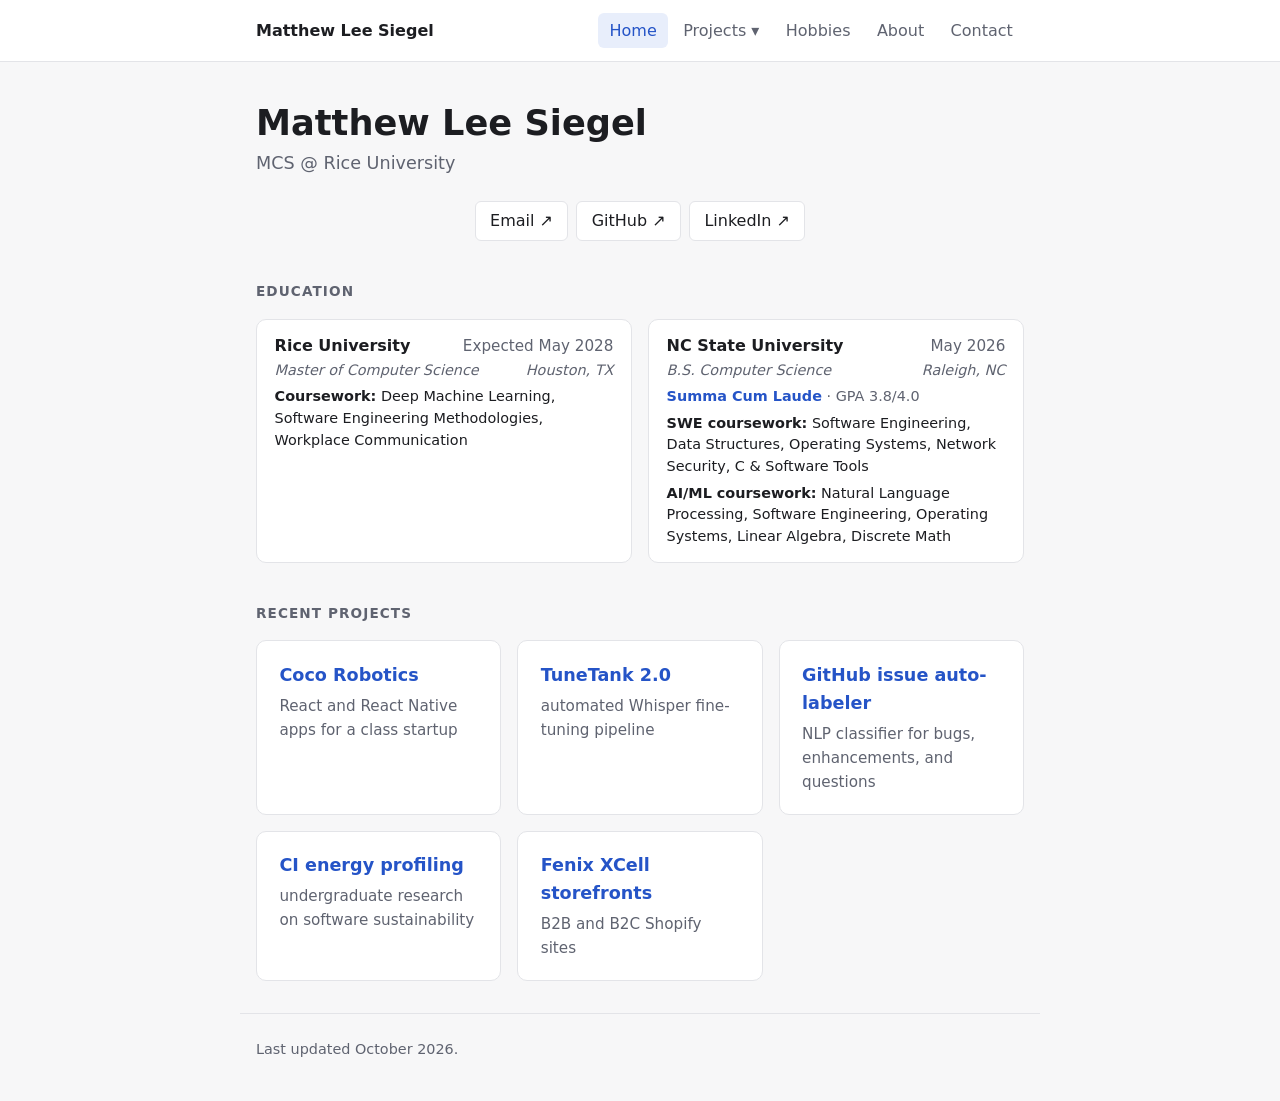
<file: index.html>
<!DOCTYPE html>
<html lang="en">
<head>
<meta charset="utf-8">
<meta name="viewport" content="width=device-width, initial-scale=1">
<title>Matthew Lee Siegel</title>
<link rel="stylesheet" href="style.css">
</head>
<body>

<header class="site-header">
  <div class="inner">
    <a class="brand" href="index.html">Matthew Lee Siegel</a>
    <nav>
      <a class="active" href="index.html">Home</a>
      <div class="dropdown">
        <a href="projects.html">Projects &#9662;</a>
        <div class="menu">
          <a href="coco.html">Coco Robotics</a>
          <a href="tunetank.html">TuneTank 2.0</a>
          <a href="issue-labeler.html">GitHub Issue Auto-Labeler</a>
          <a href="greenability.html">CI Energy Profiling</a>
          <a href="fenix.html">Fenix XCell Storefronts</a>
        </div>
      </div>
      <a href="hobbies.html">Hobbies</a>
      <a href="about.html">About</a>
      <a href="contact.html">Contact</a>
    </nav>
  </div>
</header>

<main class="inner">

<h1>Matthew Lee Siegel</h1>
<p class="tagline">MCS @ Rice University</p>

<div class="links center">
  <a class="button" href="mailto:matthewleesiegel1@gmail.com">Email &nearr;</a>
  <a class="button" href="https://github.com/maced1" target="_blank" rel="noopener">GitHub &nearr;</a>
  <a class="button" href="https://www.linkedin.com/in/matthew-lee-siegel-833299241/" target="_blank" rel="noopener">LinkedIn &nearr;</a>
</div>

<h2>Education</h2>

<div class="edu-grid">
<div class="card compact">
  <div class="entry-head">
    <h3>Rice University</h3>
    <span class="date">Expected May 2028</span>
  </div>
  <div class="entry-sub">
    <span>Master of Computer Science</span>
    <span>Houston, TX</span>
  </div>
  <p><span class="label">Coursework:</span> Deep Machine Learning, Software Engineering Methodologies, Workplace Communication</p>
</div>

<div class="card compact">
  <div class="entry-head">
    <h3>NC State University</h3>
    <span class="date">May 2026</span>
  </div>
  <div class="entry-sub">
    <span>B.S. Computer Science</span>
    <span>Raleigh, NC</span>
  </div>
  <p class="gpa"><span class="honors">Summa Cum Laude</span> &middot; GPA 3.8/4.0</p>
  <p><span class="label">SWE coursework:</span> Software Engineering, Data Structures, Operating Systems, Network Security, C &amp; Software Tools</p>
  <p><span class="label">AI/ML coursework:</span> Natural Language Processing, Software Engineering, Operating Systems, Linear Algebra, Discrete Math</p>
</div>
</div>

<h2>Recent projects</h2>
<div class="project-grid">
  <a class="card card-link" href="coco.html"><h3>Coco Robotics</h3><p>React and React Native apps for a class startup</p></a>
  <a class="card card-link" href="tunetank.html"><h3>TuneTank 2.0</h3><p>automated Whisper fine-tuning pipeline</p></a>
  <a class="card card-link" href="issue-labeler.html"><h3>GitHub issue auto-labeler</h3><p>NLP classifier for bugs, enhancements, and questions</p></a>
  <a class="card card-link" href="greenability.html"><h3>CI energy profiling</h3><p>undergraduate research on software sustainability</p></a>
  <a class="card card-link" href="fenix.html"><h3>Fenix XCell storefronts</h3><p>B2B and B2C Shopify sites</p></a>
</div>

</main>

<footer class="inner">Last updated October 2026.</footer>

</body>
</html>
</file>
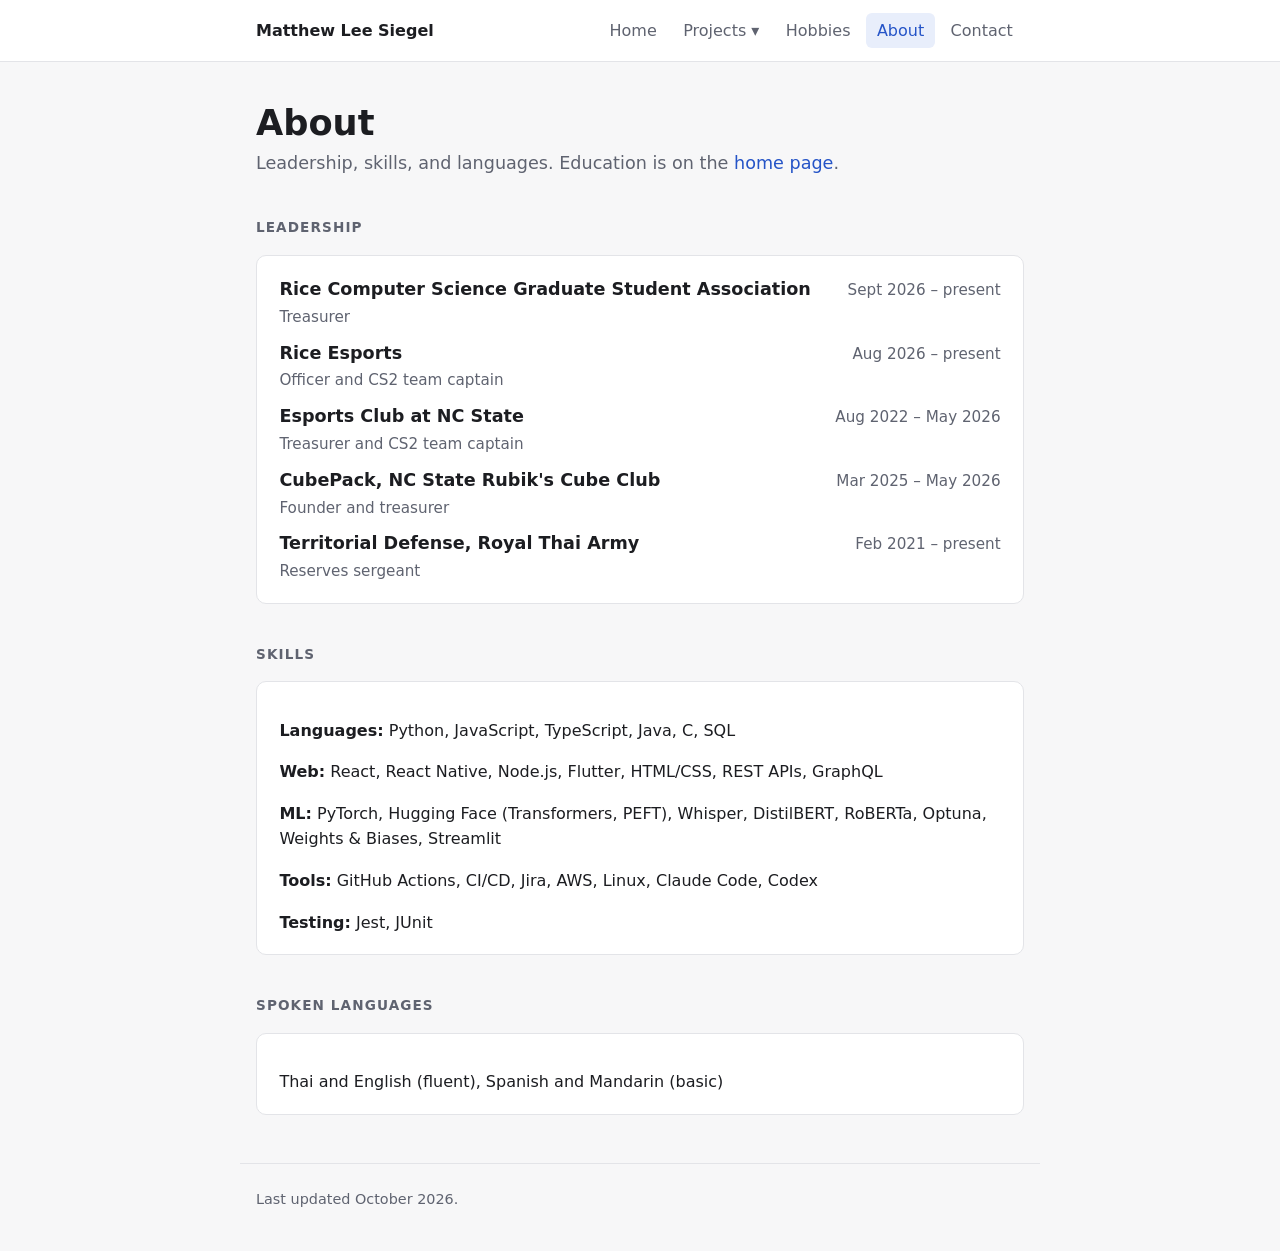
<file: about.html>
<!DOCTYPE html>
<html lang="en">
<head>
<meta charset="utf-8">
<meta name="viewport" content="width=device-width, initial-scale=1">
<title>About - Matthew Lee Siegel</title>
<link rel="stylesheet" href="style.css">
</head>
<body>

<header class="site-header">
  <div class="inner">
    <a class="brand" href="index.html">Matthew Lee Siegel</a>
    <nav>
      <a href="index.html">Home</a>
      <div class="dropdown">
        <a href="projects.html">Projects &#9662;</a>
        <div class="menu">
          <a href="coco.html">Coco Robotics</a>
          <a href="tunetank.html">TuneTank 2.0</a>
          <a href="issue-labeler.html">GitHub Issue Auto-Labeler</a>
          <a href="greenability.html">CI Energy Profiling</a>
          <a href="fenix.html">Fenix XCell Storefronts</a>
        </div>
      </div>
      <a href="hobbies.html">Hobbies</a>
      <a class="active" href="about.html">About</a>
      <a href="contact.html">Contact</a>
    </nav>
  </div>
</header>

<main class="inner">

<h1>About</h1>
<p class="tagline">Leadership, skills, and languages. Education is on the <a href="index.html">home page</a>.</p>

<h2>Leadership</h2>

<div class="card">
  <div class="entry-head"><h3>Rice Computer Science Graduate Student Association</h3><span class="date">Sept 2026 &ndash; present</span></div>
  <p class="meta">Treasurer</p>

  <div class="entry-head"><h3>Rice Esports</h3><span class="date">Aug 2026 &ndash; present</span></div>
  <p class="meta">Officer and CS2 team captain</p>

  <div class="entry-head"><h3>Esports Club at NC State</h3><span class="date">Aug 2022 &ndash; May 2026</span></div>
  <p class="meta">Treasurer and CS2 team captain</p>

  <div class="entry-head"><h3>CubePack, NC State Rubik's Cube Club</h3><span class="date">Mar 2025 &ndash; May 2026</span></div>
  <p class="meta">Founder and treasurer</p>

  <div class="entry-head"><h3>Territorial Defense, Royal Thai Army</h3><span class="date">Feb 2021 &ndash; present</span></div>
  <p class="meta">Reserves sergeant</p>
</div>

<h2>Skills</h2>

<div class="card">
  <p><span class="label">Languages:</span> Python, JavaScript, TypeScript, Java, C, SQL</p>
  <p><span class="label">Web:</span> React, React Native, Node.js, Flutter, HTML/CSS, REST APIs, GraphQL</p>
  <p><span class="label">ML:</span> PyTorch, Hugging Face (Transformers, PEFT), Whisper, DistilBERT, RoBERTa, Optuna, Weights &amp; Biases, Streamlit</p>
  <p><span class="label">Tools:</span> GitHub Actions, CI/CD, Jira, AWS, Linux, Claude Code, Codex</p>
  <p><span class="label">Testing:</span> Jest, JUnit</p>
</div>

<h2>Spoken languages</h2>

<div class="card">
  <p>Thai and English (fluent), Spanish and Mandarin (basic)</p>
</div>

</main>

<footer class="inner">Last updated October 2026.</footer>

</body>
</html>
</file>
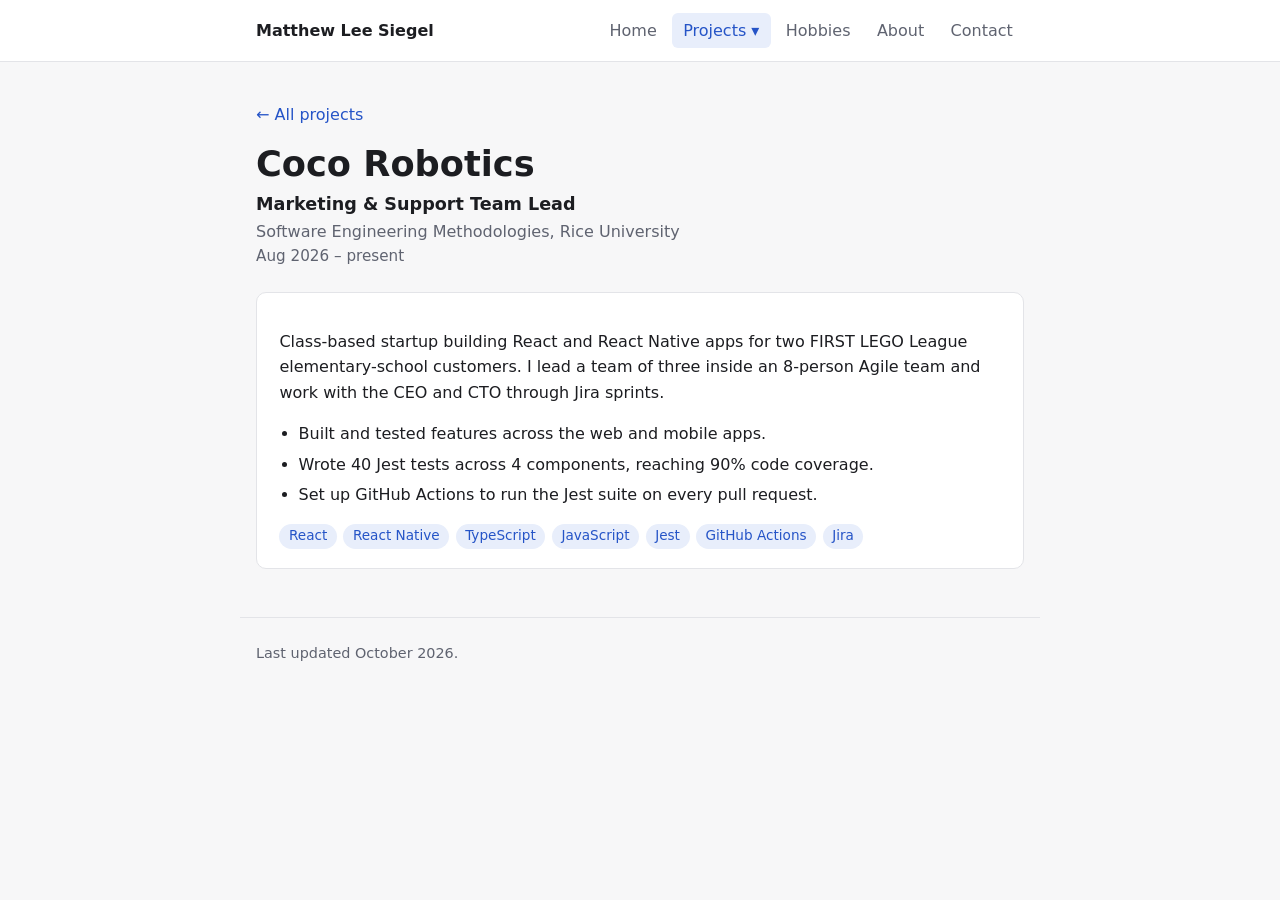
<file: coco.html>
<!DOCTYPE html>
<html lang="en">
<head>
<meta charset="utf-8">
<meta name="viewport" content="width=device-width, initial-scale=1">
<title>Coco Robotics - Matthew Lee Siegel</title>
<link rel="stylesheet" href="style.css">
</head>
<body>

<header class="site-header">
  <div class="inner">
    <a class="brand" href="index.html">Matthew Lee Siegel</a>
    <nav>
      <a href="index.html">Home</a>
      <div class="dropdown">
        <a class="active" href="projects.html">Projects &#9662;</a>
        <div class="menu">
          <a href="coco.html">Coco Robotics</a>
          <a href="tunetank.html">TuneTank 2.0</a>
          <a href="issue-labeler.html">GitHub Issue Auto-Labeler</a>
          <a href="greenability.html">CI Energy Profiling</a>
          <a href="fenix.html">Fenix XCell Storefronts</a>
        </div>
      </div>
      <a href="hobbies.html">Hobbies</a>
      <a href="about.html">About</a>
      <a href="contact.html">Contact</a>
    </nav>
  </div>
</header>

<main class="inner">

<p class="back"><a href="projects.html">&larr; All projects</a></p>

<h1>Coco Robotics</h1>
<div class="project-info">
  <p class="role">Marketing &amp; Support Team Lead</p>
  <p>Software Engineering Methodologies, Rice University</p>
  <p class="date">Aug 2026 &ndash; present</p>
</div>

<div class="card">
  <p>
  Class-based startup building React and React Native apps for two FIRST
  LEGO League elementary-school customers. I lead a team of three inside
  an 8-person Agile team and work with the CEO and CTO through Jira sprints.
  </p>
  <ul>
    <li>Built and tested features across the web and mobile apps.</li>
    <li>Wrote 40 Jest tests across 4 components, reaching 90% code coverage.</li>
    <li>Set up GitHub Actions to run the Jest suite on every pull request.</li>
  </ul>
  <ul class="tags">
    <li>React</li><li>React Native</li><li>TypeScript</li><li>JavaScript</li><li>Jest</li><li>GitHub Actions</li><li>Jira</li>
  </ul>
</div>

</main>

<footer class="inner">Last updated October 2026.</footer>

</body>
</html>
</file>
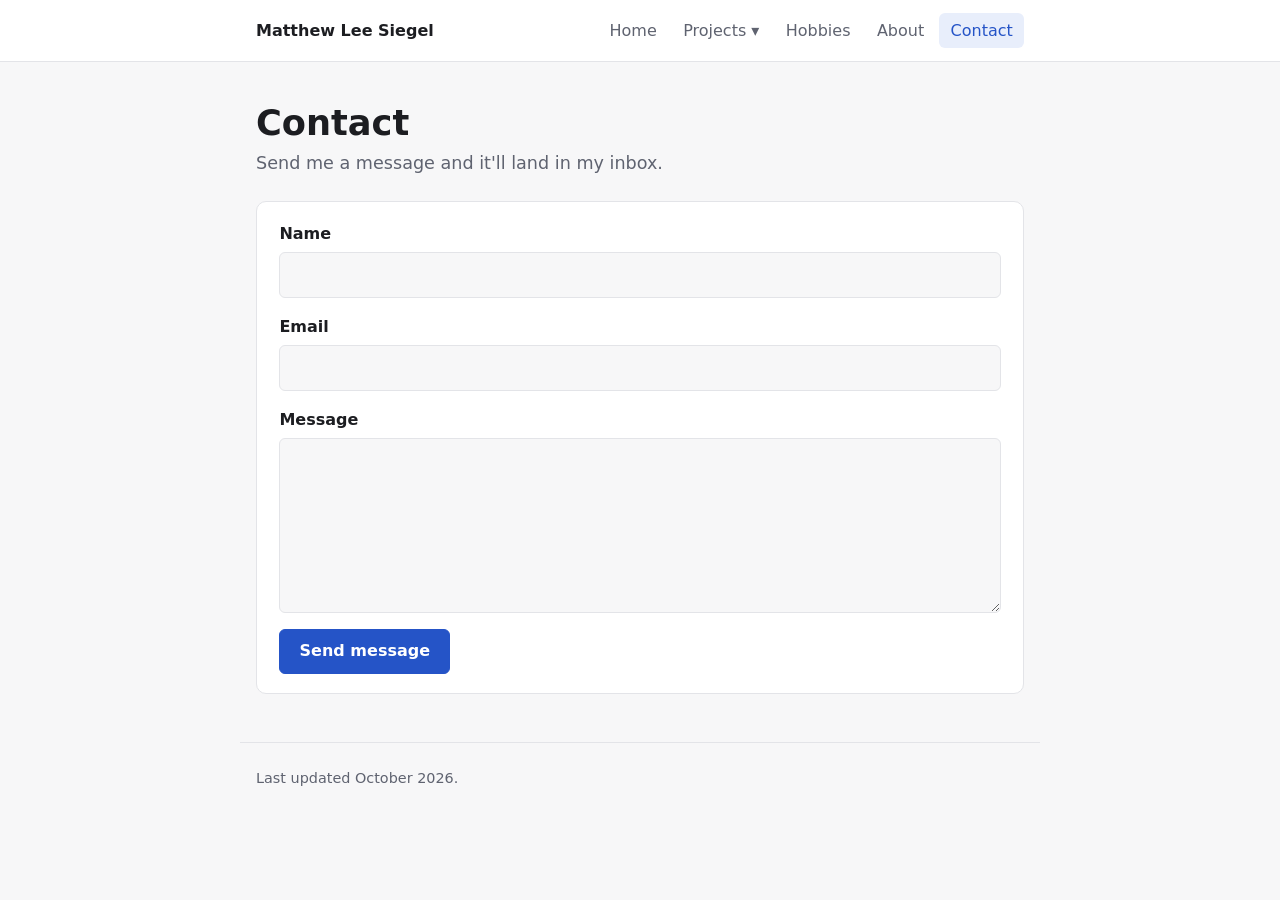
<file: contact.html>
<!DOCTYPE html>
<html lang="en">
<head>
<meta charset="utf-8">
<meta name="viewport" content="width=device-width, initial-scale=1">
<title>Contact - Matthew Lee Siegel</title>
<link rel="stylesheet" href="style.css">
</head>
<body>

<header class="site-header">
  <div class="inner">
    <a class="brand" href="index.html">Matthew Lee Siegel</a>
    <nav>
      <a href="index.html">Home</a>
      <div class="dropdown">
        <a href="projects.html">Projects &#9662;</a>
        <div class="menu">
          <a href="coco.html">Coco Robotics</a>
          <a href="tunetank.html">TuneTank 2.0</a>
          <a href="issue-labeler.html">GitHub Issue Auto-Labeler</a>
          <a href="greenability.html">CI Energy Profiling</a>
          <a href="fenix.html">Fenix XCell Storefronts</a>
        </div>
      </div>
      <a href="hobbies.html">Hobbies</a>
      <a href="about.html">About</a>
      <a class="active" href="contact.html">Contact</a>
    </nav>
  </div>
</header>

<main class="inner">

<h1>Contact</h1>
<p class="tagline">Send me a message and it'll land in my inbox.</p>

<form class="card contact-form" action="https://api.web3forms.com/submit" method="POST">
  <input type="hidden" name="access_key" value="c7b7e602-5208-4976-91f8-a1add7036941">
  <input type="hidden" name="subject" value="New message from maced1.github.io">
  <input type="hidden" name="from_name" value="maced1.github.io">
  <input type="hidden" name="redirect" value="https://maced1.github.io/thanks.html">
  <input type="checkbox" name="botcheck" class="honey" tabindex="-1" autocomplete="off">

  <label for="name">Name</label>
  <input id="name" type="text" name="name" required>

  <label for="email">Email</label>
  <input id="email" type="email" name="email" required>

  <label for="message">Message</label>
  <textarea id="message" name="message" rows="6" required></textarea>

  <button class="button primary" type="submit">Send message</button>
</form>

</main>

<footer class="inner">Last updated October 2026.</footer>

</body>
</html>
</file>
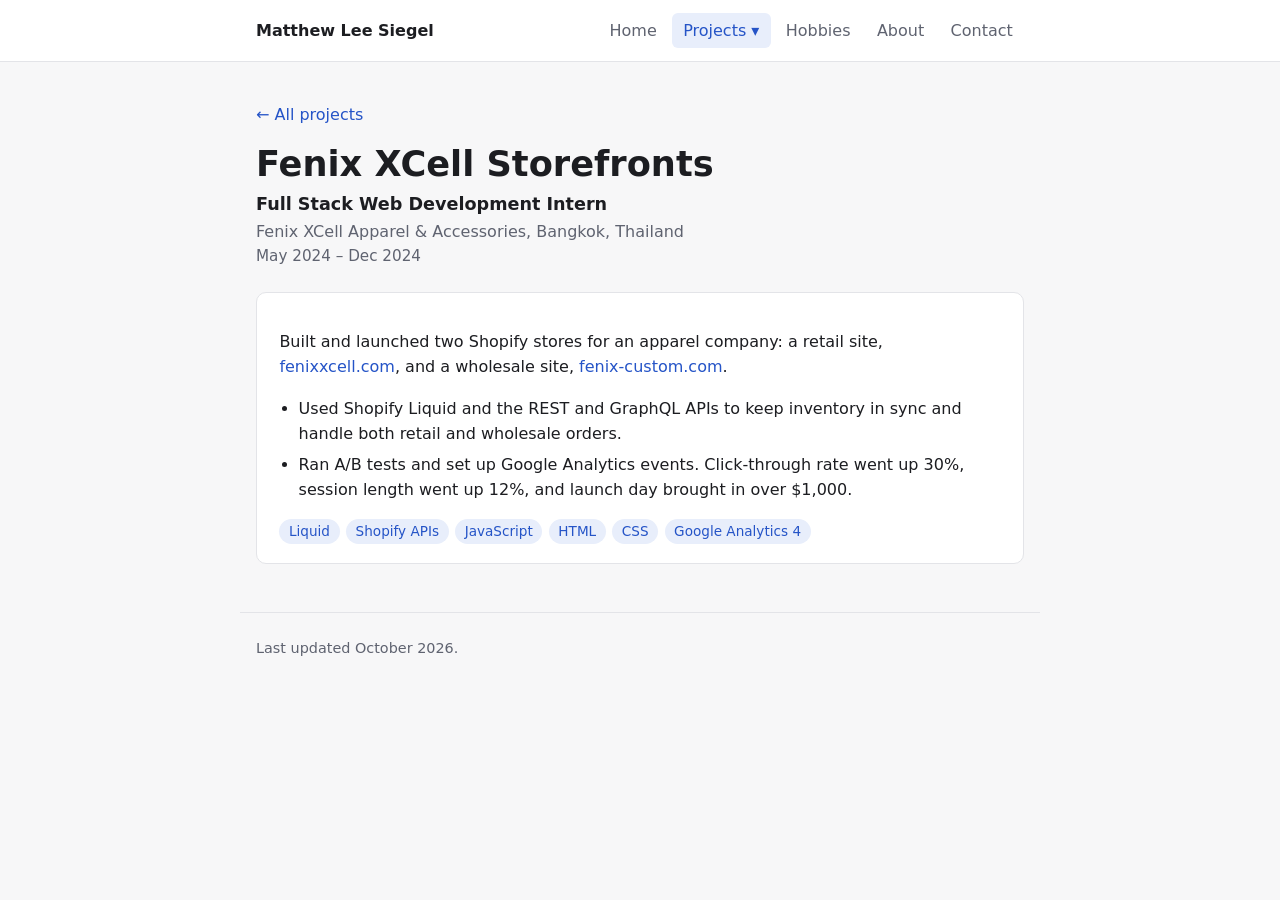
<file: fenix.html>
<!DOCTYPE html>
<html lang="en">
<head>
<meta charset="utf-8">
<meta name="viewport" content="width=device-width, initial-scale=1">
<title>Fenix XCell Storefronts - Matthew Lee Siegel</title>
<link rel="stylesheet" href="style.css">
</head>
<body>

<header class="site-header">
  <div class="inner">
    <a class="brand" href="index.html">Matthew Lee Siegel</a>
    <nav>
      <a href="index.html">Home</a>
      <div class="dropdown">
        <a class="active" href="projects.html">Projects &#9662;</a>
        <div class="menu">
          <a href="coco.html">Coco Robotics</a>
          <a href="tunetank.html">TuneTank 2.0</a>
          <a href="issue-labeler.html">GitHub Issue Auto-Labeler</a>
          <a href="greenability.html">CI Energy Profiling</a>
          <a href="fenix.html">Fenix XCell Storefronts</a>
        </div>
      </div>
      <a href="hobbies.html">Hobbies</a>
      <a href="about.html">About</a>
      <a href="contact.html">Contact</a>
    </nav>
  </div>
</header>

<main class="inner">

<p class="back"><a href="projects.html">&larr; All projects</a></p>

<h1>Fenix XCell Storefronts</h1>
<div class="project-info">
  <p class="role">Full Stack Web Development Intern</p>
  <p>Fenix XCell Apparel &amp; Accessories, Bangkok, Thailand</p>
  <p class="date">May 2024 &ndash; Dec 2024</p>
</div>

<div class="card">
  <p>
  Built and launched two Shopify stores for an apparel company: a retail
  site, <a href="https://fenixxcell.com">fenixxcell.com</a>, and a wholesale
  site, <a href="https://www.fenix-custom.com/">fenix-custom.com</a>.
  </p>
  <ul>
    <li>Used Shopify Liquid and the REST and GraphQL APIs to keep inventory in sync and handle both retail and wholesale orders.</li>
    <li>Ran A/B tests and set up Google Analytics events. Click-through rate went up 30%, session length went up 12%, and launch day brought in over $1,000.</li>
  </ul>
  <ul class="tags">
    <li>Liquid</li><li>Shopify APIs</li><li>JavaScript</li><li>HTML</li><li>CSS</li><li>Google Analytics 4</li>
  </ul>
</div>

</main>

<footer class="inner">Last updated October 2026.</footer>

</body>
</html>
</file>
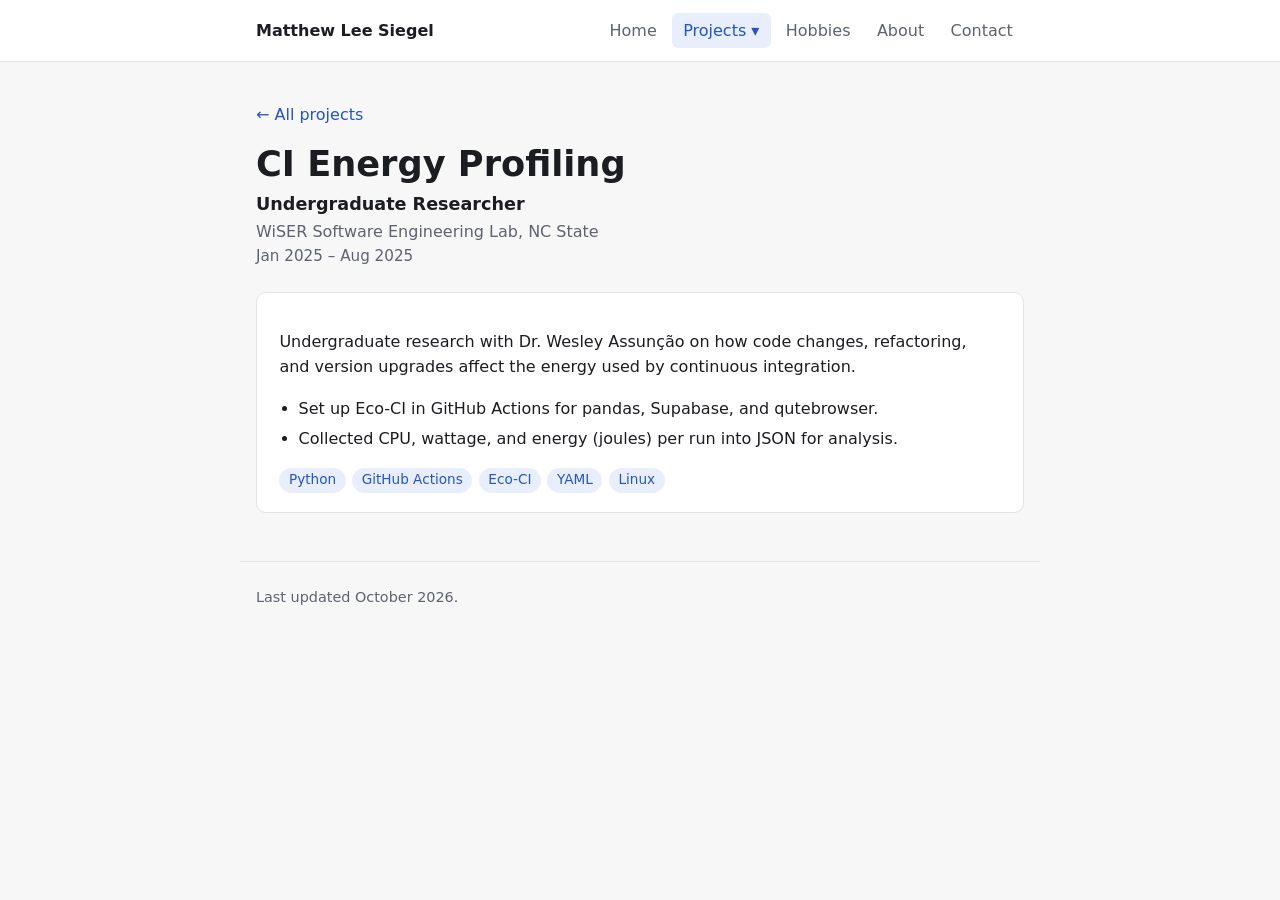
<file: greenability.html>
<!DOCTYPE html>
<html lang="en">
<head>
<meta charset="utf-8">
<meta name="viewport" content="width=device-width, initial-scale=1">
<title>CI Energy Profiling - Matthew Lee Siegel</title>
<link rel="stylesheet" href="style.css">
</head>
<body>

<header class="site-header">
  <div class="inner">
    <a class="brand" href="index.html">Matthew Lee Siegel</a>
    <nav>
      <a href="index.html">Home</a>
      <div class="dropdown">
        <a class="active" href="projects.html">Projects &#9662;</a>
        <div class="menu">
          <a href="coco.html">Coco Robotics</a>
          <a href="tunetank.html">TuneTank 2.0</a>
          <a href="issue-labeler.html">GitHub Issue Auto-Labeler</a>
          <a href="greenability.html">CI Energy Profiling</a>
          <a href="fenix.html">Fenix XCell Storefronts</a>
        </div>
      </div>
      <a href="hobbies.html">Hobbies</a>
      <a href="about.html">About</a>
      <a href="contact.html">Contact</a>
    </nav>
  </div>
</header>

<main class="inner">

<p class="back"><a href="projects.html">&larr; All projects</a></p>

<h1>CI Energy Profiling</h1>
<div class="project-info">
  <p class="role">Undergraduate Researcher</p>
  <p>WiSER Software Engineering Lab, NC State</p>
  <p class="date">Jan 2025 &ndash; Aug 2025</p>
</div>

<div class="card">
  <p>
  Undergraduate research with Dr. Wesley Assun&ccedil;&atilde;o on how code
  changes, refactoring, and version upgrades affect the energy used by
  continuous integration.
  </p>
  <ul>
    <li>Set up Eco-CI in GitHub Actions for pandas, Supabase, and qutebrowser.</li>
    <li>Collected CPU, wattage, and energy (joules) per run into JSON for analysis.</li>
  </ul>
  <ul class="tags">
    <li>Python</li><li>GitHub Actions</li><li>Eco-CI</li><li>YAML</li><li>Linux</li>
  </ul>
</div>

</main>

<footer class="inner">Last updated October 2026.</footer>

</body>
</html>
</file>
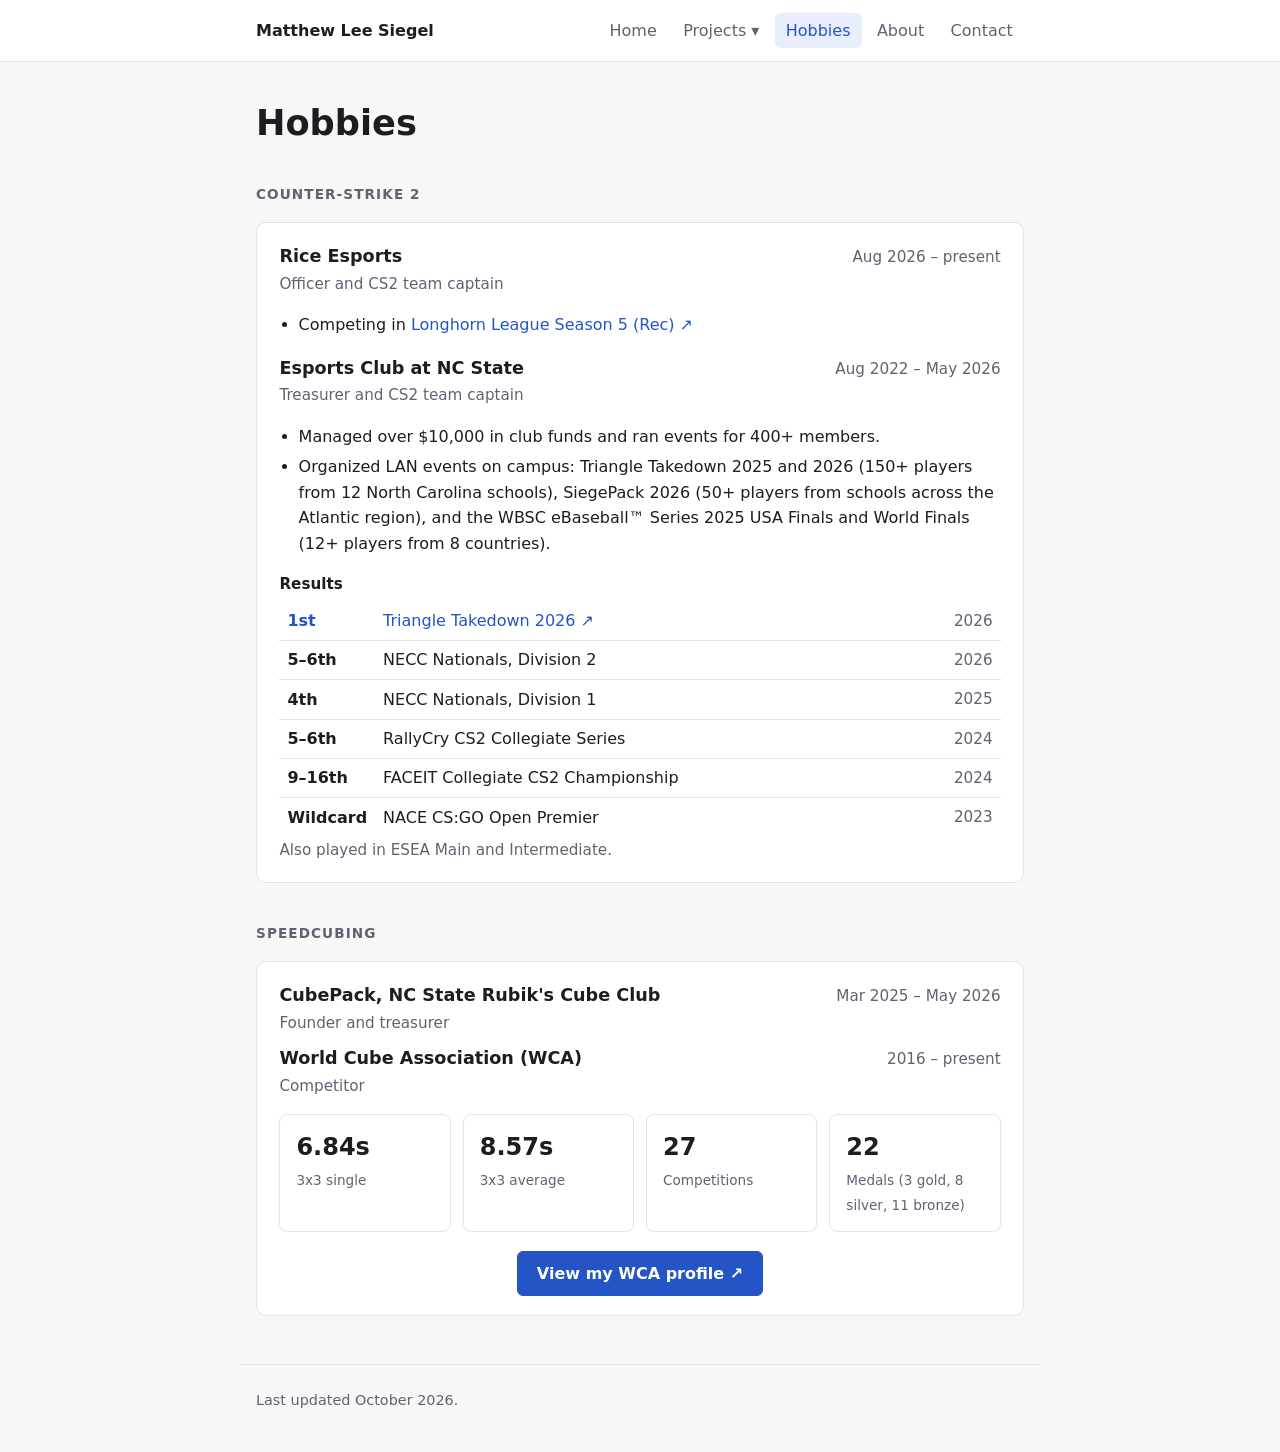
<file: hobbies.html>
<!DOCTYPE html>
<html lang="en">
<head>
<meta charset="utf-8">
<meta name="viewport" content="width=device-width, initial-scale=1">
<title>Hobbies - Matthew Lee Siegel</title>
<link rel="stylesheet" href="style.css">
</head>
<body>

<header class="site-header">
  <div class="inner">
    <a class="brand" href="index.html">Matthew Lee Siegel</a>
    <nav>
      <a href="index.html">Home</a>
      <div class="dropdown">
        <a href="projects.html">Projects &#9662;</a>
        <div class="menu">
          <a href="coco.html">Coco Robotics</a>
          <a href="tunetank.html">TuneTank 2.0</a>
          <a href="issue-labeler.html">GitHub Issue Auto-Labeler</a>
          <a href="greenability.html">CI Energy Profiling</a>
          <a href="fenix.html">Fenix XCell Storefronts</a>
        </div>
      </div>
      <a class="active" href="hobbies.html">Hobbies</a>
      <a href="about.html">About</a>
      <a href="contact.html">Contact</a>
    </nav>
  </div>
</header>

<main class="inner">

<h1>Hobbies</h1>

<h2>Counter-Strike 2</h2>

<div class="card">
  <div class="entry-head">
    <h3>Rice Esports</h3>
    <span class="date">Aug 2026 &ndash; present</span>
  </div>
  <p class="meta">Officer and CS2 team captain</p>
  <ul>
    <li>Competing in <a href="https://www.faceit.com/en/championship/fe427d7d-3b5c-43e5-b5fa-ceff24c7ec1e/Longhorn%20League%20Season%205%20-%20Rec" target="_blank" rel="noopener">Longhorn League Season 5 (Rec) &nearr;</a></li>
  </ul>

  <div class="entry-head">
    <h3>Esports Club at NC State</h3>
    <span class="date">Aug 2022 &ndash; May 2026</span>
  </div>
  <p class="meta">Treasurer and CS2 team captain</p>
  <ul>
    <li>Managed over $10,000 in club funds and ran events for 400+ members.</li>
    <li>Organized LAN events on campus: Triangle Takedown 2025 and 2026 (150+ players from 12 North Carolina schools), SiegePack 2026 (50+ players from schools across the Atlantic region), and the WBSC eBaseball&trade; Series 2025 USA Finals and World Finals (12+ players from 8 countries).</li>
  </ul>

  <h4>Results</h4>
  <div class="table-wrap">
    <table class="results">
      <tbody>
        <tr class="best"><td class="place">1st</td><td><a href="https://collegecounter.org/events/0a8261c1-ca3f-42e7-a0e5-89d97b3f531f" target="_blank" rel="noopener">Triangle Takedown 2026 &nearr;</a></td><td class="num date">2026</td></tr>
        <tr><td class="place">5&ndash;6th</td><td>NECC Nationals, Division 2</td><td class="num date">2026</td></tr>
        <tr><td class="place">4th</td><td>NECC Nationals, Division 1</td><td class="num date">2025</td></tr>
        <tr><td class="place">5&ndash;6th</td><td>RallyCry CS2 Collegiate Series</td><td class="num date">2024</td></tr>
        <tr><td class="place">9&ndash;16th</td><td>FACEIT Collegiate CS2 Championship</td><td class="num date">2024</td></tr>
        <tr><td class="place">Wildcard</td><td>NACE CS:GO Open Premier</td><td class="num date">2023</td></tr>
      </tbody>
    </table>
  </div>
  <p class="meta">Also played in ESEA Main and Intermediate.</p>
</div>

<h2>Speedcubing</h2>

<div class="card">
  <div class="entry-head">
    <h3>CubePack, NC State Rubik's Cube Club</h3>
    <span class="date">Mar 2025 &ndash; May 2026</span>
  </div>
  <p class="meta">Founder and treasurer</p>

  <div class="entry-head">
    <h3>World Cube Association (WCA)</h3>
    <span class="date">2016 &ndash; present</span>
  </div>
  <p class="meta">Competitor</p>

  <div class="stats">
    <div class="stat"><span class="value">6.84s</span><span class="name">3x3 single</span></div>
    <div class="stat"><span class="value">8.57s</span><span class="name">3x3 average</span></div>
    <div class="stat"><span class="value">27</span><span class="name">Competitions</span></div>
    <div class="stat"><span class="value">22</span><span class="name">Medals (3 gold, 8 silver, 11 bronze)</span></div>
  </div>

  <div class="links center">
    <a class="button primary" href="https://www.worldcubeassociation.org/persons/2016SIEG01" target="_blank" rel="noopener">View my WCA profile &nearr;</a>
  </div>
</div>


</main>

<footer class="inner">Last updated October 2026.</footer>

</body>
</html>
</file>
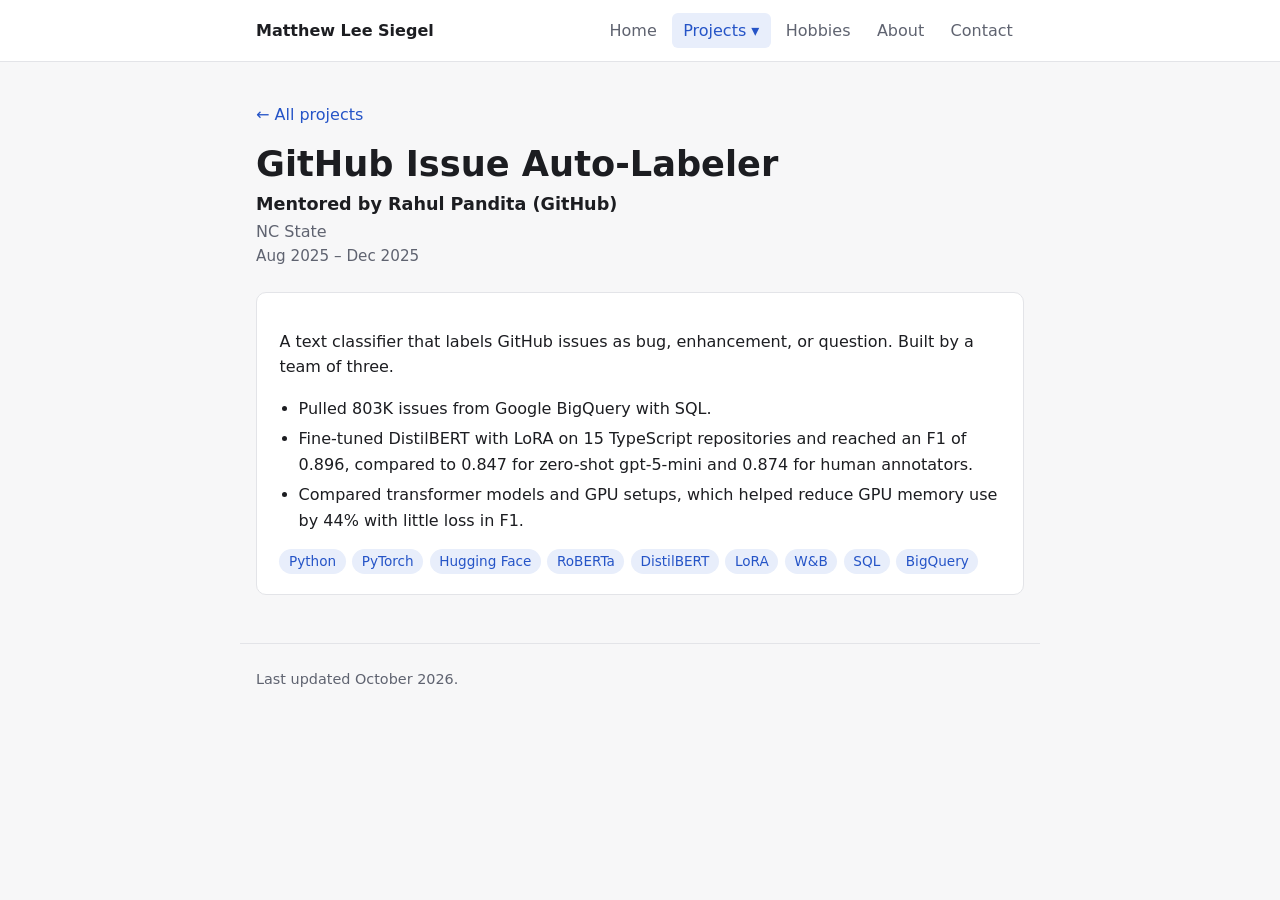
<file: issue-labeler.html>
<!DOCTYPE html>
<html lang="en">
<head>
<meta charset="utf-8">
<meta name="viewport" content="width=device-width, initial-scale=1">
<title>GitHub Issue Auto-Labeler - Matthew Lee Siegel</title>
<link rel="stylesheet" href="style.css">
</head>
<body>

<header class="site-header">
  <div class="inner">
    <a class="brand" href="index.html">Matthew Lee Siegel</a>
    <nav>
      <a href="index.html">Home</a>
      <div class="dropdown">
        <a class="active" href="projects.html">Projects &#9662;</a>
        <div class="menu">
          <a href="coco.html">Coco Robotics</a>
          <a href="tunetank.html">TuneTank 2.0</a>
          <a href="issue-labeler.html">GitHub Issue Auto-Labeler</a>
          <a href="greenability.html">CI Energy Profiling</a>
          <a href="fenix.html">Fenix XCell Storefronts</a>
        </div>
      </div>
      <a href="hobbies.html">Hobbies</a>
      <a href="about.html">About</a>
      <a href="contact.html">Contact</a>
    </nav>
  </div>
</header>

<main class="inner">

<p class="back"><a href="projects.html">&larr; All projects</a></p>

<h1>GitHub Issue Auto-Labeler</h1>
<div class="project-info">
  <p class="role">Mentored by Rahul Pandita (GitHub)</p>
  <p>NC State</p>
  <p class="date">Aug 2025 &ndash; Dec 2025</p>
</div>

<div class="card">
  <p>
  A text classifier that labels GitHub issues as bug, enhancement, or
  question. Built by a team of three.
  </p>
  <ul>
    <li>Pulled 803K issues from Google BigQuery with SQL.</li>
    <li>Fine-tuned DistilBERT with LoRA on 15 TypeScript repositories and reached an F1 of 0.896, compared to 0.847 for zero-shot gpt-5-mini and 0.874 for human annotators.</li>
    <li>Compared transformer models and GPU setups, which helped reduce GPU memory use by 44% with little loss in F1.</li>
  </ul>
  <ul class="tags">
    <li>Python</li><li>PyTorch</li><li>Hugging Face</li><li>RoBERTa</li><li>DistilBERT</li><li>LoRA</li><li>W&amp;B</li><li>SQL</li><li>BigQuery</li>
  </ul>
</div>

</main>

<footer class="inner">Last updated October 2026.</footer>

</body>
</html>
</file>
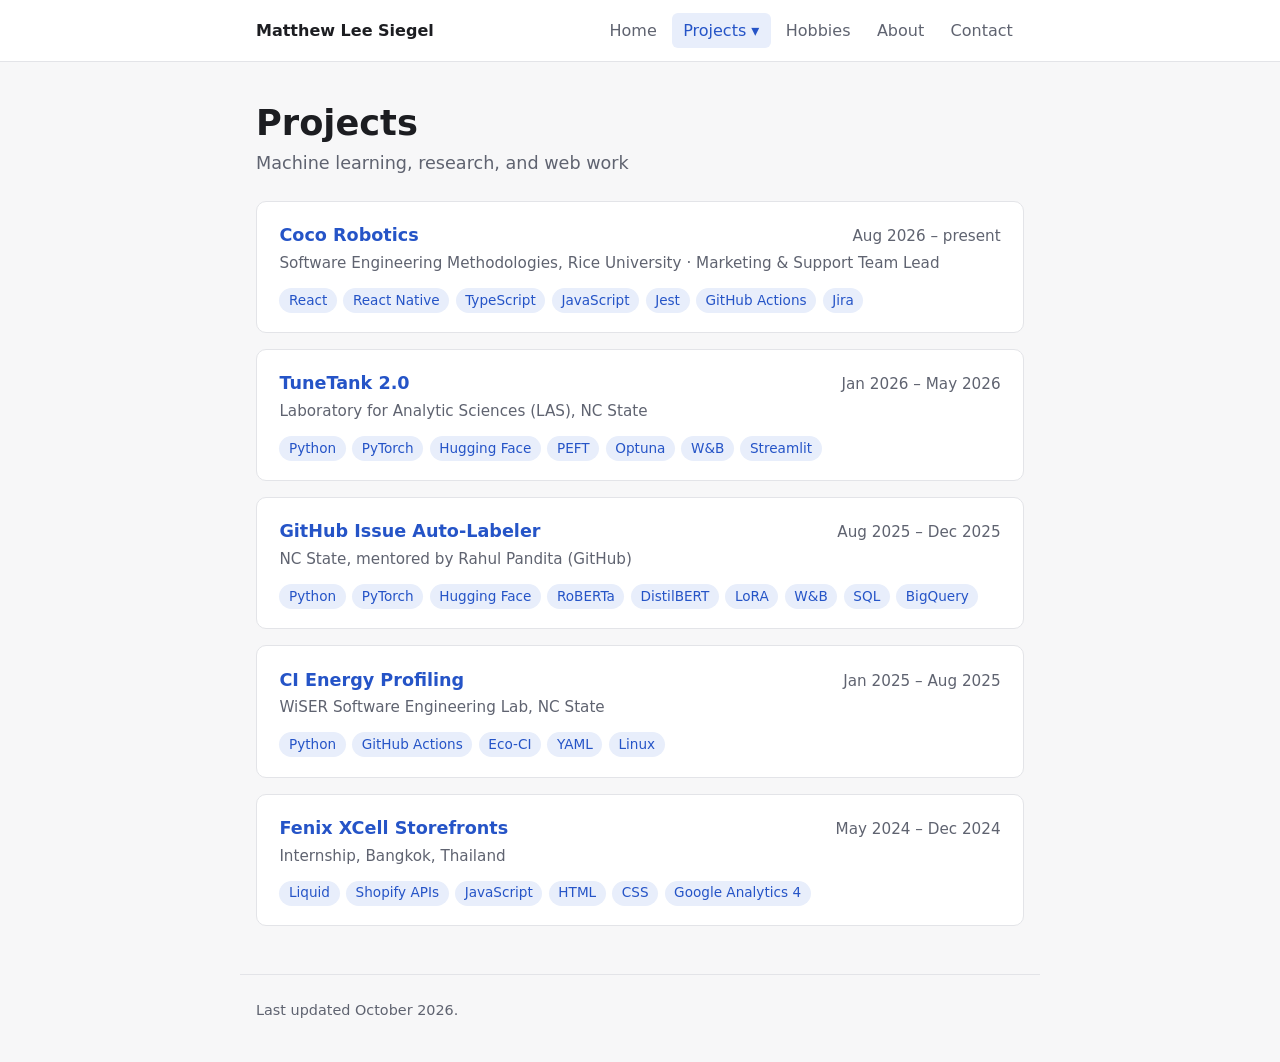
<file: projects.html>
<!DOCTYPE html>
<html lang="en">
<head>
<meta charset="utf-8">
<meta name="viewport" content="width=device-width, initial-scale=1">
<title>Projects - Matthew Lee Siegel</title>
<link rel="stylesheet" href="style.css">
</head>
<body>

<header class="site-header">
  <div class="inner">
    <a class="brand" href="index.html">Matthew Lee Siegel</a>
    <nav>
      <a href="index.html">Home</a>
      <div class="dropdown">
        <a class="active" href="projects.html">Projects &#9662;</a>
        <div class="menu">
          <a href="coco.html">Coco Robotics</a>
          <a href="tunetank.html">TuneTank 2.0</a>
          <a href="issue-labeler.html">GitHub Issue Auto-Labeler</a>
          <a href="greenability.html">CI Energy Profiling</a>
          <a href="fenix.html">Fenix XCell Storefronts</a>
        </div>
      </div>
      <a href="hobbies.html">Hobbies</a>
      <a href="about.html">About</a>
      <a href="contact.html">Contact</a>
    </nav>
  </div>
</header>

<main class="inner">

<h1>Projects</h1>
<p class="tagline">Machine learning, research, and web work</p>

<a class="card card-link" href="coco.html">
  <div class="entry-head"><h3>Coco Robotics</h3><span class="date">Aug 2026 &ndash; present</span></div>
  <p class="meta">Software Engineering Methodologies, Rice University &middot; Marketing &amp; Support Team Lead</p>
  <ul class="tags"><li>React</li><li>React Native</li><li>TypeScript</li><li>JavaScript</li><li>Jest</li><li>GitHub Actions</li><li>Jira</li></ul>
</a>

<a class="card card-link" href="tunetank.html">
  <div class="entry-head"><h3>TuneTank 2.0</h3><span class="date">Jan 2026 &ndash; May 2026</span></div>
  <p class="meta">Laboratory for Analytic Sciences (LAS), NC State</p>
  <ul class="tags"><li>Python</li><li>PyTorch</li><li>Hugging Face</li><li>PEFT</li><li>Optuna</li><li>W&amp;B</li><li>Streamlit</li></ul>
</a>

<a class="card card-link" href="issue-labeler.html">
  <div class="entry-head"><h3>GitHub Issue Auto-Labeler</h3><span class="date">Aug 2025 &ndash; Dec 2025</span></div>
  <p class="meta">NC State, mentored by Rahul Pandita (GitHub)</p>
  <ul class="tags"><li>Python</li><li>PyTorch</li><li>Hugging Face</li><li>RoBERTa</li><li>DistilBERT</li><li>LoRA</li><li>W&amp;B</li><li>SQL</li><li>BigQuery</li></ul>
</a>

<a class="card card-link" href="greenability.html">
  <div class="entry-head"><h3>CI Energy Profiling</h3><span class="date">Jan 2025 &ndash; Aug 2025</span></div>
  <p class="meta">WiSER Software Engineering Lab, NC State</p>
  <ul class="tags"><li>Python</li><li>GitHub Actions</li><li>Eco-CI</li><li>YAML</li><li>Linux</li></ul>
</a>

<a class="card card-link" href="fenix.html">
  <div class="entry-head"><h3>Fenix XCell Storefronts</h3><span class="date">May 2024 &ndash; Dec 2024</span></div>
  <p class="meta">Internship, Bangkok, Thailand</p>
  <ul class="tags"><li>Liquid</li><li>Shopify APIs</li><li>JavaScript</li><li>HTML</li><li>CSS</li><li>Google Analytics 4</li></ul>
</a>

</main>

<footer class="inner">Last updated October 2026.</footer>

</body>
</html>
</file>
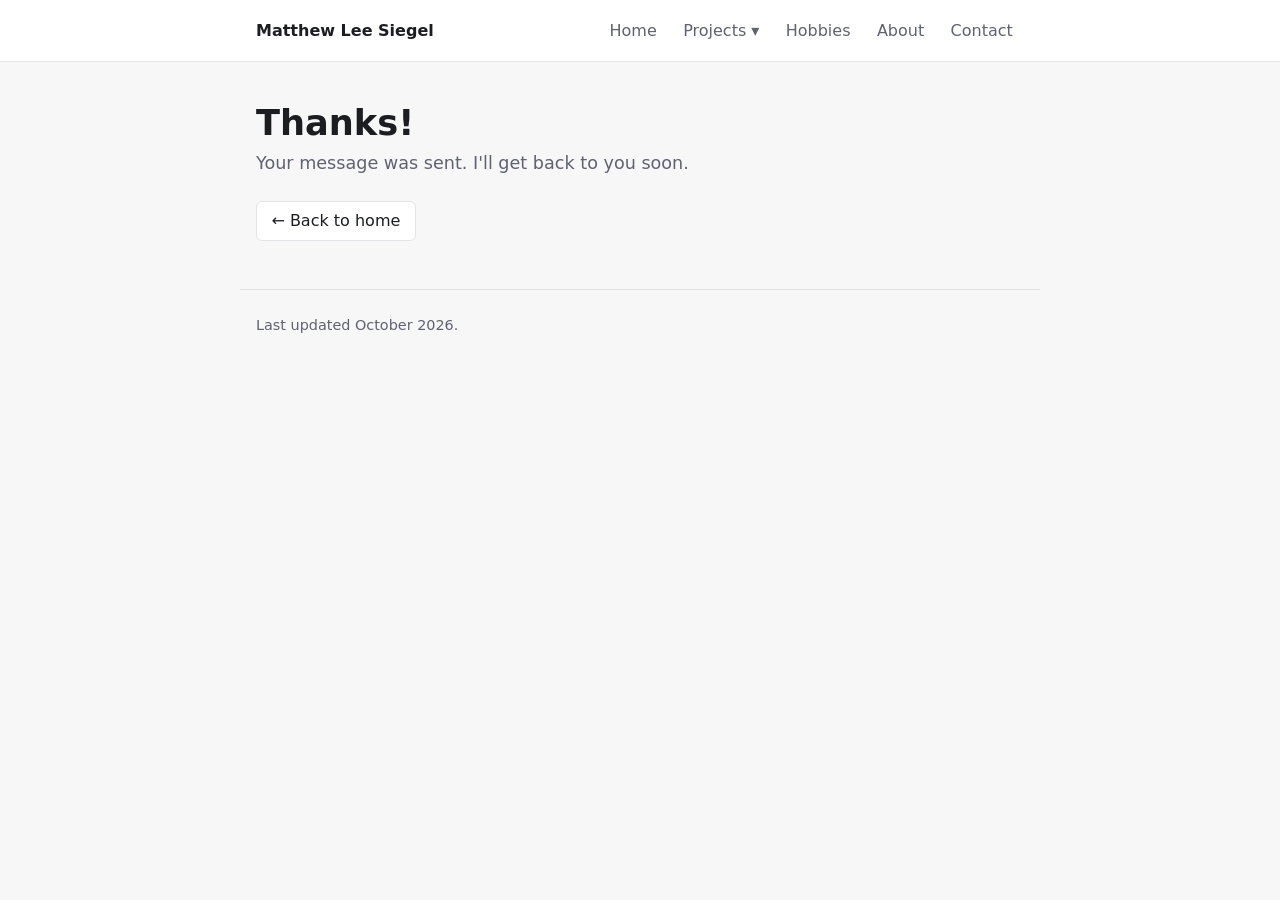
<file: thanks.html>
<!DOCTYPE html>
<html lang="en">
<head>
<meta charset="utf-8">
<meta name="viewport" content="width=device-width, initial-scale=1">
<title>Thanks - Matthew Lee Siegel</title>
<link rel="stylesheet" href="style.css">
</head>
<body>

<header class="site-header">
  <div class="inner">
    <a class="brand" href="index.html">Matthew Lee Siegel</a>
    <nav>
      <a href="index.html">Home</a>
      <div class="dropdown">
        <a href="projects.html">Projects &#9662;</a>
        <div class="menu">
          <a href="coco.html">Coco Robotics</a>
          <a href="tunetank.html">TuneTank 2.0</a>
          <a href="issue-labeler.html">GitHub Issue Auto-Labeler</a>
          <a href="greenability.html">CI Energy Profiling</a>
          <a href="fenix.html">Fenix XCell Storefronts</a>
        </div>
      </div>
      <a href="hobbies.html">Hobbies</a>
      <a href="about.html">About</a>
      <a href="contact.html">Contact</a>
    </nav>
  </div>
</header>

<main class="inner">

<h1>Thanks!</h1>
<p class="tagline">Your message was sent. I'll get back to you soon.</p>
<p><a class="button" href="index.html">&larr; Back to home</a></p>

</main>

<footer class="inner">Last updated October 2026.</footer>

</body>
</html>
</file>
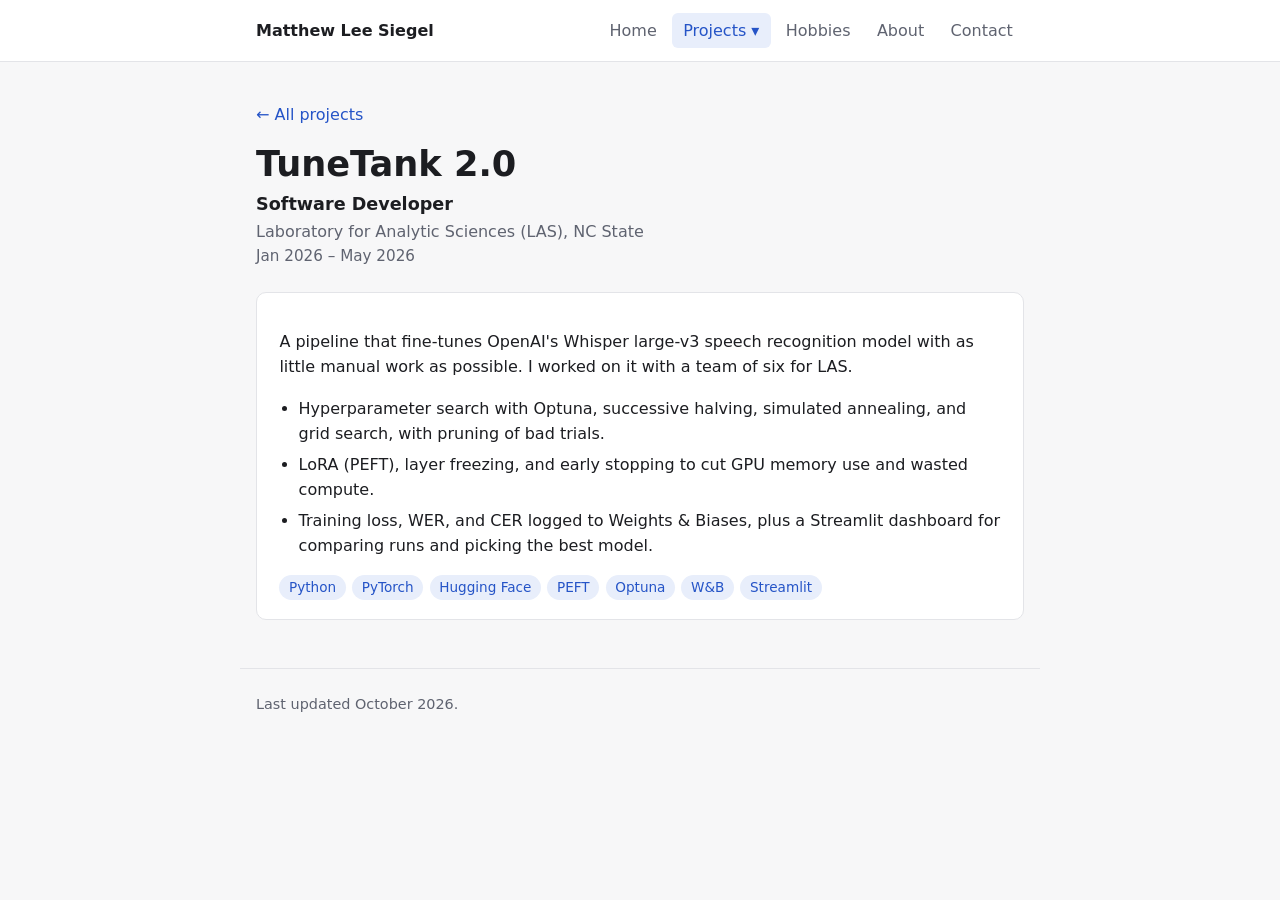
<file: tunetank.html>
<!DOCTYPE html>
<html lang="en">
<head>
<meta charset="utf-8">
<meta name="viewport" content="width=device-width, initial-scale=1">
<title>TuneTank 2.0 - Matthew Lee Siegel</title>
<link rel="stylesheet" href="style.css">
</head>
<body>

<header class="site-header">
  <div class="inner">
    <a class="brand" href="index.html">Matthew Lee Siegel</a>
    <nav>
      <a href="index.html">Home</a>
      <div class="dropdown">
        <a class="active" href="projects.html">Projects &#9662;</a>
        <div class="menu">
          <a href="coco.html">Coco Robotics</a>
          <a href="tunetank.html">TuneTank 2.0</a>
          <a href="issue-labeler.html">GitHub Issue Auto-Labeler</a>
          <a href="greenability.html">CI Energy Profiling</a>
          <a href="fenix.html">Fenix XCell Storefronts</a>
        </div>
      </div>
      <a href="hobbies.html">Hobbies</a>
      <a href="about.html">About</a>
      <a href="contact.html">Contact</a>
    </nav>
  </div>
</header>

<main class="inner">

<p class="back"><a href="projects.html">&larr; All projects</a></p>

<h1>TuneTank 2.0</h1>
<div class="project-info">
  <p class="role">Software Developer</p>
  <p>Laboratory for Analytic Sciences (LAS), NC State</p>
  <p class="date">Jan 2026 &ndash; May 2026</p>
</div>

<div class="card">
  <p>
  A pipeline that fine-tunes OpenAI's Whisper large-v3 speech recognition
  model with as little manual work as possible. I worked on it with a team
  of six for LAS.
  </p>
  <ul>
    <li>Hyperparameter search with Optuna, successive halving, simulated annealing, and grid search, with pruning of bad trials.</li>
    <li>LoRA (PEFT), layer freezing, and early stopping to cut GPU memory use and wasted compute.</li>
    <li>Training loss, WER, and CER logged to Weights &amp; Biases, plus a Streamlit dashboard for comparing runs and picking the best model.</li>
  </ul>
  <ul class="tags">
    <li>Python</li><li>PyTorch</li><li>Hugging Face</li><li>PEFT</li><li>Optuna</li><li>W&amp;B</li><li>Streamlit</li>
  </ul>
</div>

</main>

<footer class="inner">Last updated October 2026.</footer>

</body>
</html>
</file>
<file: style.css>
:root {
  --bg: #f7f7f8;
  --card: #ffffff;
  --text: #1c1d21;
  --muted: #5f6370;
  --border: #e3e4e8;
  --accent: #2554c7;
  --accent-soft: #e8eefb;
}

* {
  box-sizing: border-box;
}

body {
  margin: 0;
  font-family: system-ui, -apple-system, "Segoe UI", Roboto, Helvetica, Arial, sans-serif;
  font-size: 16px;
  line-height: 1.6;
  color: var(--text);
  background: var(--bg);
}

a {
  color: var(--accent);
  text-decoration: none;
}

a:hover {
  text-decoration: underline;
}

/* Header and navigation */

.site-header {
  position: sticky;
  top: 0;
  z-index: 10;
  background: var(--card);
  border-bottom: 1px solid var(--border);
}

.site-header .inner {
  display: flex;
  flex-wrap: wrap;
  align-items: center;
  justify-content: space-between;
  gap: 0.5rem 1.5rem;
  padding-top: 0.8rem;
  padding-bottom: 0.8rem;
}

.brand {
  font-weight: 700;
  color: var(--text);
}

nav {
  display: flex;
  flex-wrap: wrap;
  gap: 0.25rem;
}

nav a {
  padding: 0.3rem 0.7rem;
  border-radius: 6px;
  color: var(--muted);
  font-weight: 500;
}

nav a:hover {
  color: var(--text);
  background: var(--accent-soft);
  text-decoration: none;
}

nav a.active {
  color: var(--accent);
  background: var(--accent-soft);
}

/* Projects dropdown: opens on hover or keyboard focus */

.dropdown {
  position: relative;
}

.dropdown > a {
  display: inline-block;
}

.dropdown .menu {
  display: none;
  position: absolute;
  top: 100%;
  left: 0;
  min-width: 15rem;
  padding: 0.4rem;
  background: var(--card);
  border: 1px solid var(--border);
  border-radius: 8px;
  box-shadow: 0 8px 24px rgba(0, 0, 0, 0.12);
}

.dropdown:hover .menu,
.dropdown:focus-within .menu {
  display: block;
}

.dropdown .menu a {
  display: block;
  white-space: nowrap;
}

/* Clickable project cards on the overview page */

.card-link {
  display: block;
  color: inherit;
  transition: border-color 0.15s, box-shadow 0.15s;
}

.card-link:hover {
  border-color: var(--accent);
  box-shadow: 0 4px 12px rgba(0, 0, 0, 0.08);
  text-decoration: none;
}

.card-link h3 {
  color: var(--accent);
}

/* Compact side-by-side education cards on the home page */

.edu-grid {
  display: grid;
  grid-template-columns: repeat(auto-fit, minmax(17rem, 1fr));
  gap: 1rem;
}

.card.compact {
  margin: 0;
  padding: 0.9rem 1.1rem;
  font-size: 0.9rem;
  line-height: 1.5;
}

.card.compact h3 {
  font-size: 1rem;
}

.card.compact p {
  margin: 0.3rem 0 0;
}

.card.compact .entry-sub {
  margin-bottom: 0.3rem;
}

.card.compact .honors {
  margin-top: 0;
}

.project-grid {
  display: grid;
  grid-template-columns: repeat(auto-fill, minmax(14rem, 1fr));
  gap: 1rem;
}

.project-grid .card {
  margin: 0;
}

.project-grid p {
  margin: 0.3rem 0 0;
  color: var(--muted);
  font-size: 0.95rem;
}

.back {
  margin: 0 0 1rem;
}

/* Contact form */

.contact-form label {
  display: block;
  margin: 0 0 0.3rem;
  font-weight: 600;
}

.contact-form input,
.contact-form textarea {
  display: block;
  width: 100%;
  margin: 0 0 1rem;
  padding: 0.6rem 0.75rem;
  border: 1px solid var(--border);
  border-radius: 6px;
  background: var(--bg);
  color: var(--text);
  font: inherit;
}

.contact-form input:focus,
.contact-form textarea:focus {
  outline: 2px solid var(--accent);
  outline-offset: 1px;
  border-color: var(--accent);
}

.contact-form textarea {
  resize: vertical;
}

.contact-form button {
  cursor: pointer;
  font: inherit;
  font-weight: 600;
}

/* Spam trap: hidden from people, bots fill it in */
.contact-form .honey {
  display: none;
}

/* Role / organization / date under a project title */

.project-info {
  margin: 0 0 1.5rem;
  color: var(--muted);
}

.project-info p {
  margin: 0;
}

.project-info .role {
  color: var(--text);
  font-weight: 600;
  font-size: 1.1rem;
}

/* Layout */

.inner {
  max-width: 50rem;
  margin: 0 auto;
  padding-left: 1rem;
  padding-right: 1rem;
}

main {
  padding-top: 2.5rem;
  padding-bottom: 2rem;
}

h1 {
  font-size: 2.2rem;
  line-height: 1.2;
  margin: 0 0 0.3rem;
}

.tagline {
  margin: 0 0 1.5rem;
  color: var(--muted);
  font-size: 1.1rem;
}

h2 {
  margin: 2.5rem 0 1rem;
  font-size: 0.85rem;
  text-transform: uppercase;
  letter-spacing: 0.08em;
  color: var(--muted);
}

h3 {
  margin: 0;
  font-size: 1.1rem;
}

ul {
  padding-left: 1.2rem;
}

li {
  margin-bottom: 0.3rem;
}

/* Cards and resume-style entries */

.card {
  background: var(--card);
  border: 1px solid var(--border);
  border-radius: 10px;
  padding: 1.2rem 1.4rem;
  margin-bottom: 1rem;
}

.card > :last-child {
  margin-bottom: 0;
}

.entry-head {
  display: flex;
  flex-wrap: wrap;
  justify-content: space-between;
  align-items: baseline;
  gap: 0 1rem;
}

.entry-sub {
  display: flex;
  flex-wrap: wrap;
  justify-content: space-between;
  gap: 0 1rem;
  margin: 0.1rem 0 0.6rem;
  color: var(--muted);
  font-style: italic;
}

.honors {
  margin: -0.4rem 0 0;
  font-weight: 600;
  color: var(--accent);
}

.gpa {
  margin: 0 0 0.6rem;
  color: var(--muted);
}

.date {
  color: var(--muted);
  font-size: 0.95rem;
  white-space: nowrap;
}

.meta {
  margin: 0.1rem 0 0.6rem;
  color: var(--muted);
  font-size: 0.95rem;
}

.label {
  font-weight: 600;
}

/* Small pill tags for technologies */

.tags {
  display: flex;
  flex-wrap: wrap;
  gap: 0.4rem;
  padding: 0;
  margin: 0.8rem 0 0;
  list-style: none;
}

.tags li {
  margin: 0;
  padding: 0.1rem 0.6rem;
  border-radius: 999px;
  background: var(--accent-soft);
  color: var(--accent);
  font-size: 0.85rem;
}

/* Buttons / link row */

.links {
  display: flex;
  flex-wrap: wrap;
  gap: 0.5rem;
  margin: 0.8rem 0 0;
}

.button {
  display: inline-block;
  padding: 0.4rem 0.9rem;
  border: 1px solid var(--border);
  border-radius: 6px;
  background: var(--card);
  color: var(--text);
  font-weight: 500;
}

.button:hover {
  border-color: var(--accent);
  color: var(--accent);
  text-decoration: none;
}

.links.center {
  justify-content: center;
  margin-top: 1.2rem;
}

.button.primary {
  padding: 0.55rem 1.2rem;
  border-color: var(--accent);
  background: var(--accent);
  color: var(--card);
  font-weight: 600;
  transition: transform 0.15s, box-shadow 0.15s;
}

.button.primary:hover {
  color: var(--card);
  transform: translateY(-2px);
  box-shadow: 0 4px 12px rgba(0, 0, 0, 0.18);
}

/* Stat tiles */

.stats {
  display: grid;
  grid-template-columns: repeat(auto-fit, minmax(8rem, 1fr));
  gap: 0.75rem;
  margin: 1rem 0;
}

.stat {
  padding: 0.8rem 1rem;
  border: 1px solid var(--border);
  border-radius: 8px;
}

.stat .value {
  display: block;
  font-size: 1.5rem;
  font-weight: 700;
  font-variant-numeric: tabular-nums;
}

.stat .name {
  color: var(--muted);
  font-size: 0.85rem;
}

/* Tables */

.table-wrap {
  overflow-x: auto;
}

table {
  width: 100%;
  border-collapse: collapse;
  font-variant-numeric: tabular-nums;
}

th,
td {
  padding: 0.45rem 0.6rem;
  border-bottom: 1px solid var(--border);
  text-align: left;
}

th {
  color: var(--muted);
  font-size: 0.85rem;
  font-weight: 600;
}

td.num,
th.num {
  text-align: right;
}

h4 {
  margin: 1rem 0 0.3rem;
  font-size: 0.95rem;
}

/* Tournament results: placement, event, year */

.results td {
  padding: 0.4rem 0.5rem;
}

.results .place {
  width: 5.5rem;
  font-weight: 700;
  white-space: nowrap;
}

.results tr.best .place {
  color: var(--accent);
}

.results tr:last-child td {
  border-bottom: none;
}

footer {
  padding-top: 1.5rem;
  padding-bottom: 2.5rem;
  border-top: 1px solid var(--border);
  color: var(--muted);
  font-size: 0.9rem;
}
</file>
